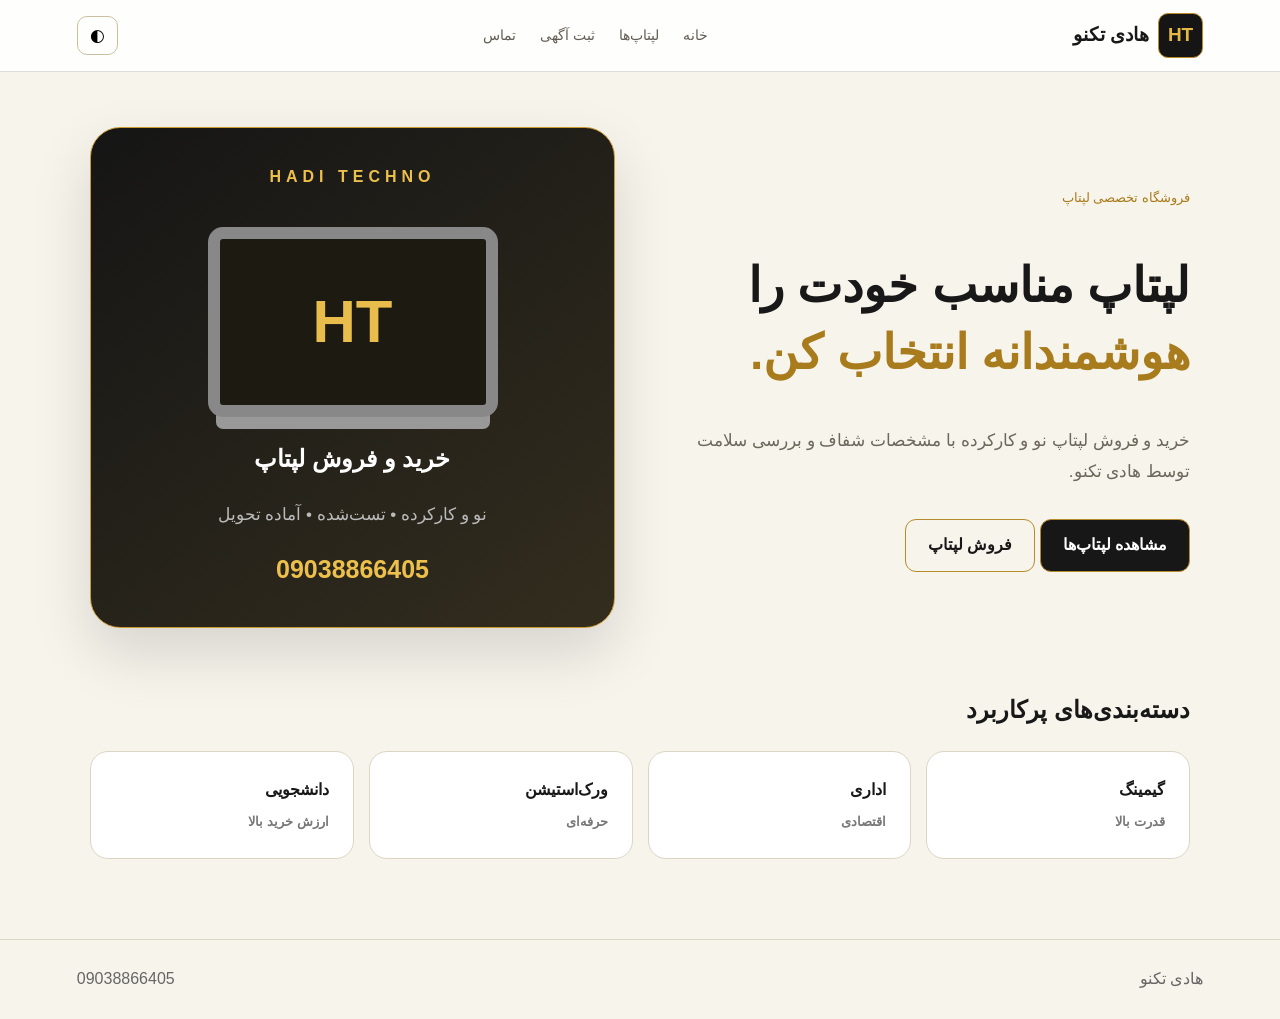
<file: index.html>
<!doctype html><html lang="fa" dir="rtl"><head><meta charset="utf-8"><meta name="viewport" content="width=device-width,initial-scale=1"><title>هادی تکنو | خرید و فروش لپتاپ</title><link rel="stylesheet" href="style.css"></head><body><header><a class="brand" href="index.html"><b>HT</b> هادی تکنو</a><nav><a href="index.html">خانه</a><a href="laptops.html">لپتاپ‌ها</a><a href="sell.html">ثبت آگهی</a><a href="contact.html">تماس</a></nav><button onclick="toggleTheme()">◐</button></header><main><section class="hero"><div><small>فروشگاه تخصصی لپتاپ</small><h1>لپتاپ مناسب خودت را<br><strong>هوشمندانه انتخاب کن.</strong></h1><p>خرید و فروش لپتاپ نو و کارکرده با مشخصات شفاف و بررسی سلامت توسط هادی تکنو.</p><a class="btn" href="laptops.html">مشاهده لپتاپ‌ها</a> <a class="btn ghost" href="sell.html">فروش لپتاپ</a></div><div class="poster"><span>HADI TECHNO</span><div class="laptop"><i>HT</i></div><h2>خرید و فروش لپتاپ</h2><p>نو و کارکرده • تست‌شده • آماده تحویل</p><strong>09038866405</strong></div></section><section><h2>دسته‌بندی‌های پرکاربرد</h2><div class="cards"><a href="laptops.html">گیمینگ<small>قدرت بالا</small></a><a href="laptops.html">اداری<small>اقتصادی</small></a><a href="laptops.html">ورک‌استیشن<small>حرفه‌ای</small></a><a href="laptops.html">دانشجویی<small>ارزش خرید بالا</small></a></div></section></main><footer>هادی تکنو <a href="tel:09038866405">09038866405</a></footer><script src="script.js"></script></body></html>
</file>
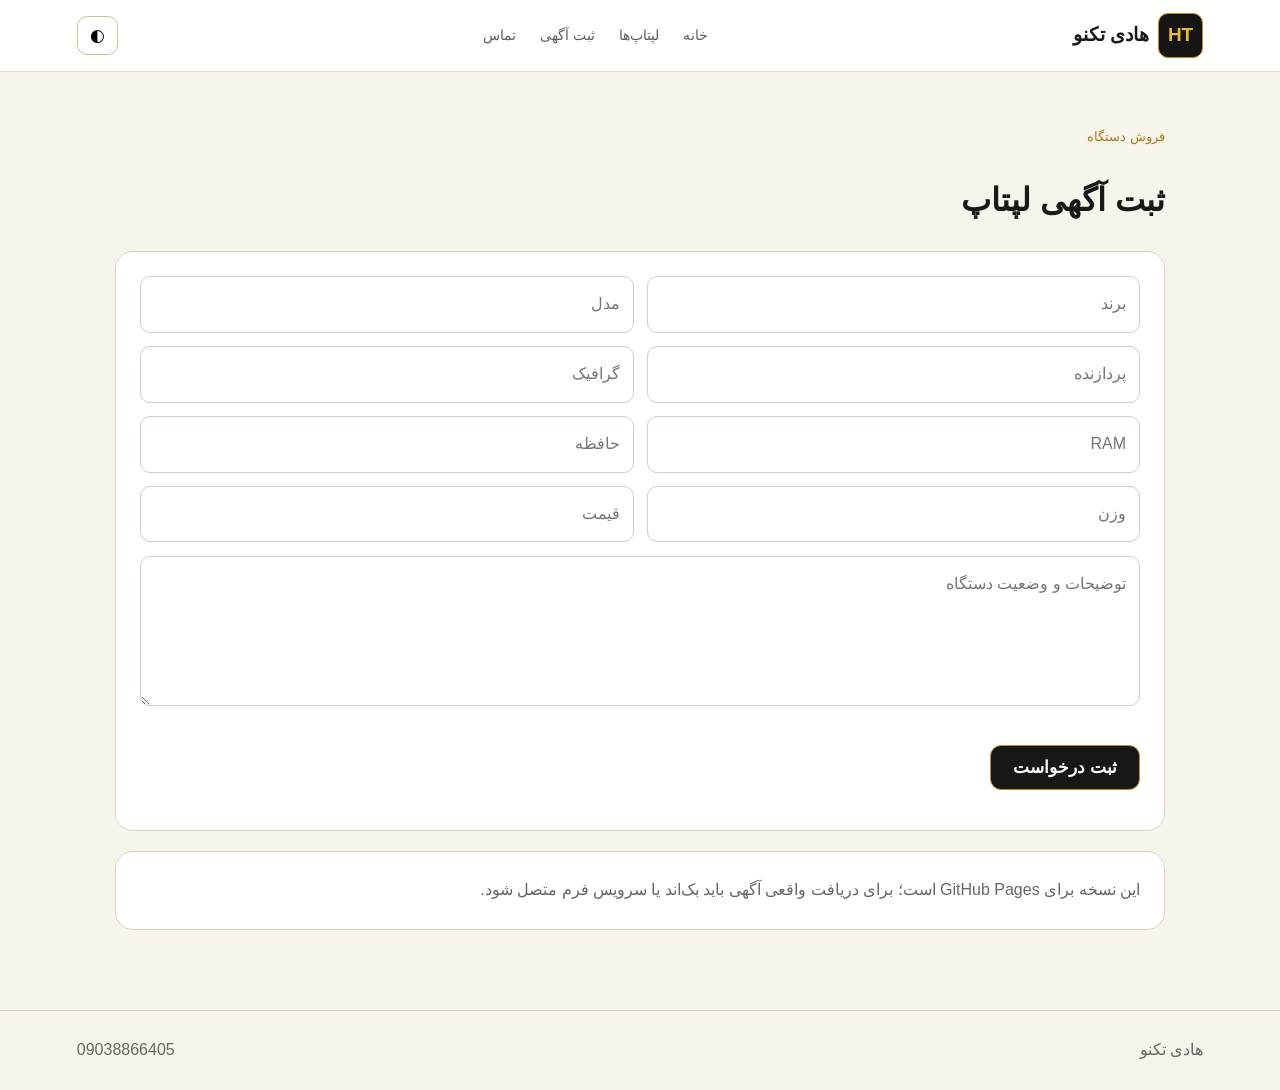
<file: sell.html>
<!doctype html><html lang="fa" dir="rtl"><head><meta charset="utf-8"><meta name="viewport" content="width=device-width,initial-scale=1"><title>ثبت آگهی | هادی تکنو</title><link rel="stylesheet" href="style.css"></head><body><header><a class="brand" href="index.html"><b>HT</b> هادی تکنو</a><nav><a href="index.html">خانه</a><a href="laptops.html">لپتاپ‌ها</a><a href="sell.html">ثبت آگهی</a><a href="contact.html">تماس</a></nav><button onclick="toggleTheme()">◐</button></header><main class="page"><small>فروش دستگاه</small><h1>ثبت آگهی لپتاپ</h1><form onsubmit="sendAd(event)"><div class="grid"><input required placeholder="برند"><input required placeholder="مدل"><input placeholder="پردازنده"><input placeholder="گرافیک"><input placeholder="RAM"><input placeholder="حافظه"><input placeholder="وزن"><input placeholder="قیمت"></div><textarea placeholder="توضیحات و وضعیت دستگاه"></textarea><button class="btn">ثبت درخواست</button><p id="msg"></p></form><div class="notice">این نسخه برای GitHub Pages است؛ برای دریافت واقعی آگهی باید بک‌اند یا سرویس فرم متصل شود.</div></main><footer>هادی تکنو <a href="tel:09038866405">09038866405</a></footer><script src="script.js"></script></body></html>
</file>
<file: style.css>
*{box-sizing:border-box}body{margin:0;background:#f7f4ec;color:#181818;font-family:Tahoma,Arial,sans-serif;line-height:1.8;transition:.2s}a{text-decoration:none;color:inherit}header{height:72px;display:flex;align-items:center;justify-content:space-between;padding:0 6%;position:sticky;top:0;background:#ffffffdf;backdrop-filter:blur(14px);border-bottom:1px solid #ddd;z-index:4}.brand{font-weight:900;font-size:19px;display:flex;gap:9px;align-items:center}.brand b{background:#151515;color:#e6b943;border:1px solid #b98a25;border-radius:10px;padding:4px 9px}nav{display:flex;gap:24px;color:#625d54;font-size:14px}button{cursor:pointer;border:1px solid #cbbf9f;background:transparent;border-radius:10px;padding:8px 12px;font-size:17px}.hero{max-width:1150px;margin:55px auto;display:grid;grid-template-columns:1fr 1fr;gap:50px;padding:0 25px;align-items:center}.hero h1{font-size:48px;line-height:1.4}.hero strong,small{color:#a87b1c}.hero p{color:#6c665b;font-size:17px}.btn{display:inline-block;background:#171717;color:#fff;border-radius:11px;padding:11px 22px;font-weight:bold;margin-top:15px;border:1px solid #b68b2c}.ghost{background:transparent;color:#171717}.poster{background:linear-gradient(145deg,#151515,#332d1e);border:1px solid #c99a32;border-radius:30px;padding:35px;text-align:center;color:#fff;min-height:410px;box-shadow:0 25px 60px #0002}.poster span{color:#edc04c;letter-spacing:5px;font-weight:bold}.poster strong{color:#edc04c;font-size:25px;display:block;margin-top:15px}.laptop{width:290px;height:190px;border:12px solid #888;border-radius:15px;margin:35px auto 8px;background:#1d1a12;display:grid;place-items:center;box-shadow:0 20px 0 -8px #999}.laptop i{font-style:normal;color:#e9bd4b;font-size:60px;font-weight:900}.poster p{color:#bbb}.section,section:not(.hero){max-width:1150px;margin:60px auto;padding:0 25px}.cards{display:grid;grid-template-columns:repeat(4,1fr);gap:15px}.cards a,.contactbox,.notice,form,.product{background:#fff;border:1px solid #ddd5c4;border-radius:18px;padding:24px}.cards a{font-weight:bold}.cards small{display:block;color:#777;margin-top:5px}.page{max-width:1100px;margin:50px auto;padding:0 25px}.filters{display:flex;gap:12px;margin:25px 0}.filters input,.filters select,input,textarea{width:100%;padding:13px;border:1px solid #d5cdbd;border-radius:10px;background:#fff;font:inherit}.products{display:grid;grid-template-columns:repeat(3,1fr);gap:18px}.device{height:145px;background:linear-gradient(135deg,#222,#777);border-radius:13px;display:grid;place-items:center;color:#e9bd4b;font-size:40px;font-weight:bold}.product h3{margin-bottom:5px}.product small{color:#666}.grid{display:grid;grid-template-columns:1fr 1fr;gap:13px}textarea{margin:14px 0;min-height:150px}.notice{margin-top:20px;color:#666}footer{margin-top:80px;padding:25px 6%;border-top:1px solid #ddd5c4;display:flex;justify-content:space-between;color:#666}body.dark{background:#101010;color:#eee}body.dark header{background:#151515ee;border-color:#333}body.dark nav{color:#aaa}body.dark .cards a,body.dark .contactbox,body.dark .notice,body.dark form,body.dark .product{background:#181818;border-color:#333}body.dark input,body.dark textarea,body.dark select{background:#111;color:#eee;border-color:#444}body.dark .ghost{color:#eee}@media(max-width:750px){nav{display:none}.hero{grid-template-columns:1fr;margin-top:30px}.hero h1{font-size:37px}.cards,.products{grid-template-columns:1fr 1fr}.grid{grid-template-columns:1fr}}@media(max-width:500px){.cards,.products{grid-template-columns:1fr}.filters{flex-direction:column}}
</file>
